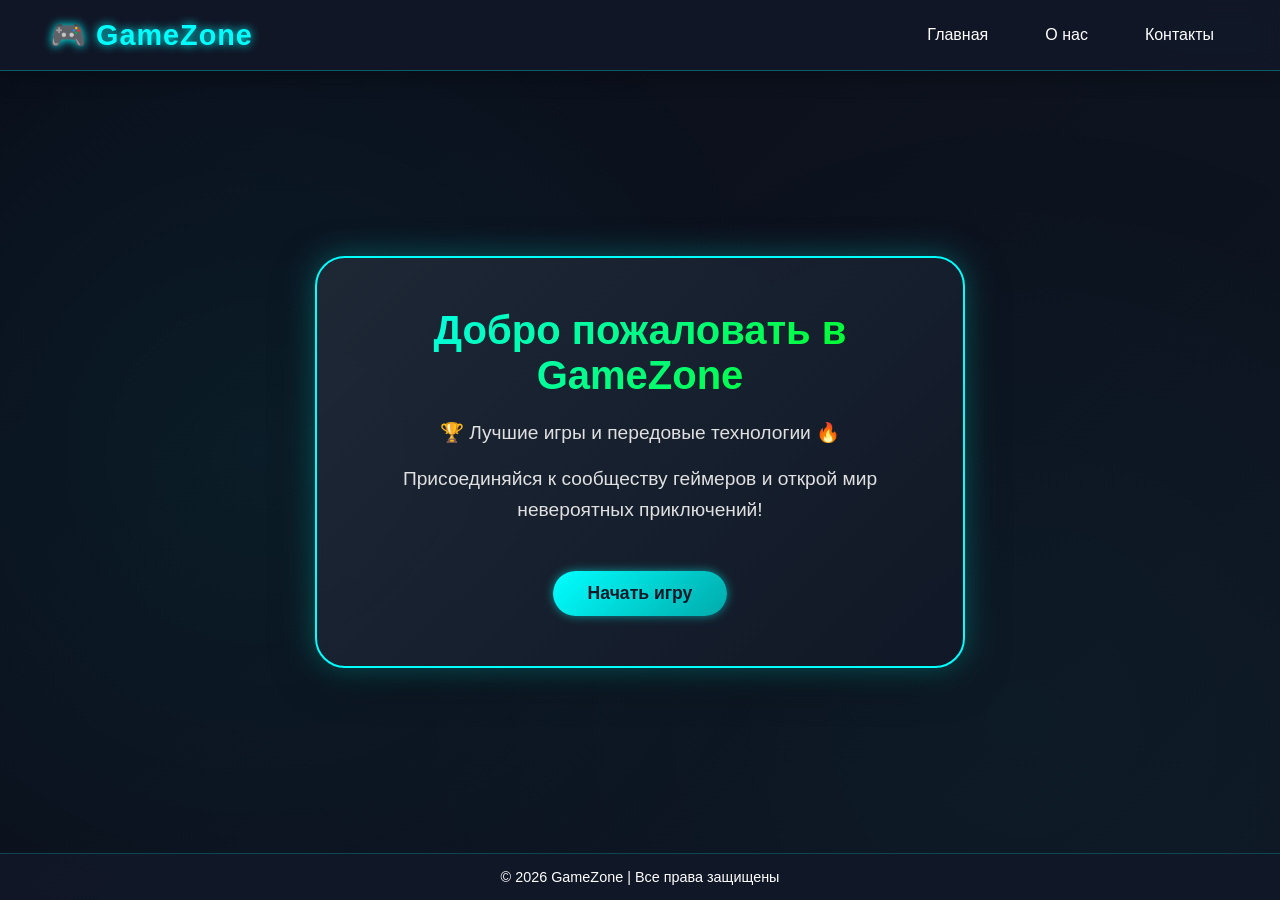
<file: index.html>
<!DOCTYPE html>
<html lang="ru">
<head>
<meta charset="UTF-8">
<meta name="viewport" content="width=device-width, initial-scale=1.0">
<title>GameZone - Главная</title>
<link rel="stylesheet" href="style.css">
</head>

<body>

<nav>
  <h2>🎮 GameZone</h2>
  <div>
    <a href="index.html">Главная</a>
    <a href="about.html">О нас</a>
    <a href="contact.html">Контакты</a>
  </div>
</nav>

<main>
  <div class="card">
    <h1>Добро пожаловать в GameZone</h1>
    <p>🏆 Лучшие игры и передовые технологии 🔥</p>
    <p>Присоединяйся к сообществу геймеров и открой мир невероятных приключений!</p>
    <button class="btn" onclick="alert('Добро пожаловать в GameZone! 🎮')">Начать игру</button>
  </div>
</main>

<footer>
  © 2026 GameZone | Все права защищены
</footer>

</body>
</html>
</file>
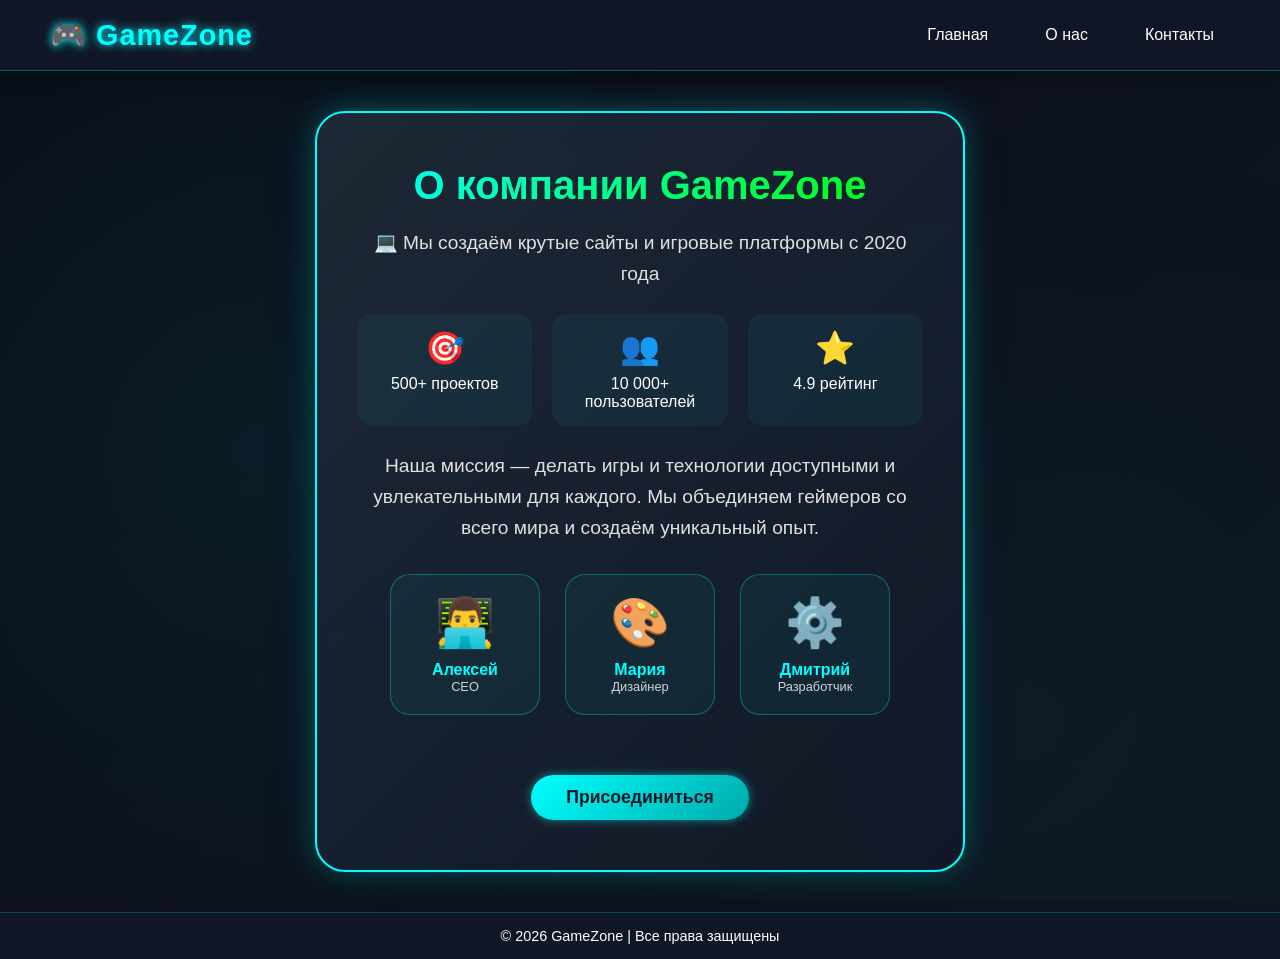
<file: about.html>
<!DOCTYPE html>
<html lang="ru">
<head>
<meta charset="UTF-8">
<meta name="viewport" content="width=device-width, initial-scale=1.0">
<title>GameZone - О нас</title>
<link rel="stylesheet" href="style.css">
</head>

<body>

<nav>
  <h2>🎮 GameZone</h2>
  <div>
    <a href="index.html">Главная</a>
    <a href="about.html">О нас</a>
    <a href="contact.html">Контакты</a>
  </div>
</nav>

<main>
  <div class="card">
    <h1>О компании GameZone</h1>
    <p>💻 Мы создаём крутые сайты и игровые платформы с 2020 года</p>
    
    <div class="features">
      <div class="feature">
        <span class="feature-icon">🎯</span>
        <span>500+ проектов</span>
      </div>
      <div class="feature">
        <span class="feature-icon">👥</span>
        <span>10 000+ пользователей</span>
      </div>
      <div class="feature">
        <span class="feature-icon">⭐</span>
        <span>4.9 рейтинг</span>
      </div>
    </div>
    
    <p>Наша миссия — делать игры и технологии доступными и увлекательными для каждого. Мы объединяем геймеров со всего мира и создаём уникальный опыт.</p>
    
    <div class="team-grid">
      <div class="team-card">
        <div class="team-avatar">👨‍💻</div>
        <div class="team-name">Алексей</div>
        <div class="team-role">CEO</div>
      </div>
      <div class="team-card">
        <div class="team-avatar">🎨</div>
        <div class="team-name">Мария</div>
        <div class="team-role">Дизайнер</div>
      </div>
      <div class="team-card">
        <div class="team-avatar">⚙️</div>
        <div class="team-name">Дмитрий</div>
        <div class="team-role">Разработчик</div>
      </div>
    </div>
    
    <button class="btn" onclick="alert('Спасибо, что вы с нами! 💙')">Присоединиться</button>
  </div>
</main>

<footer>
  © 2026 GameZone | Все права защищены
</footer>

</body>
</html>
</file>
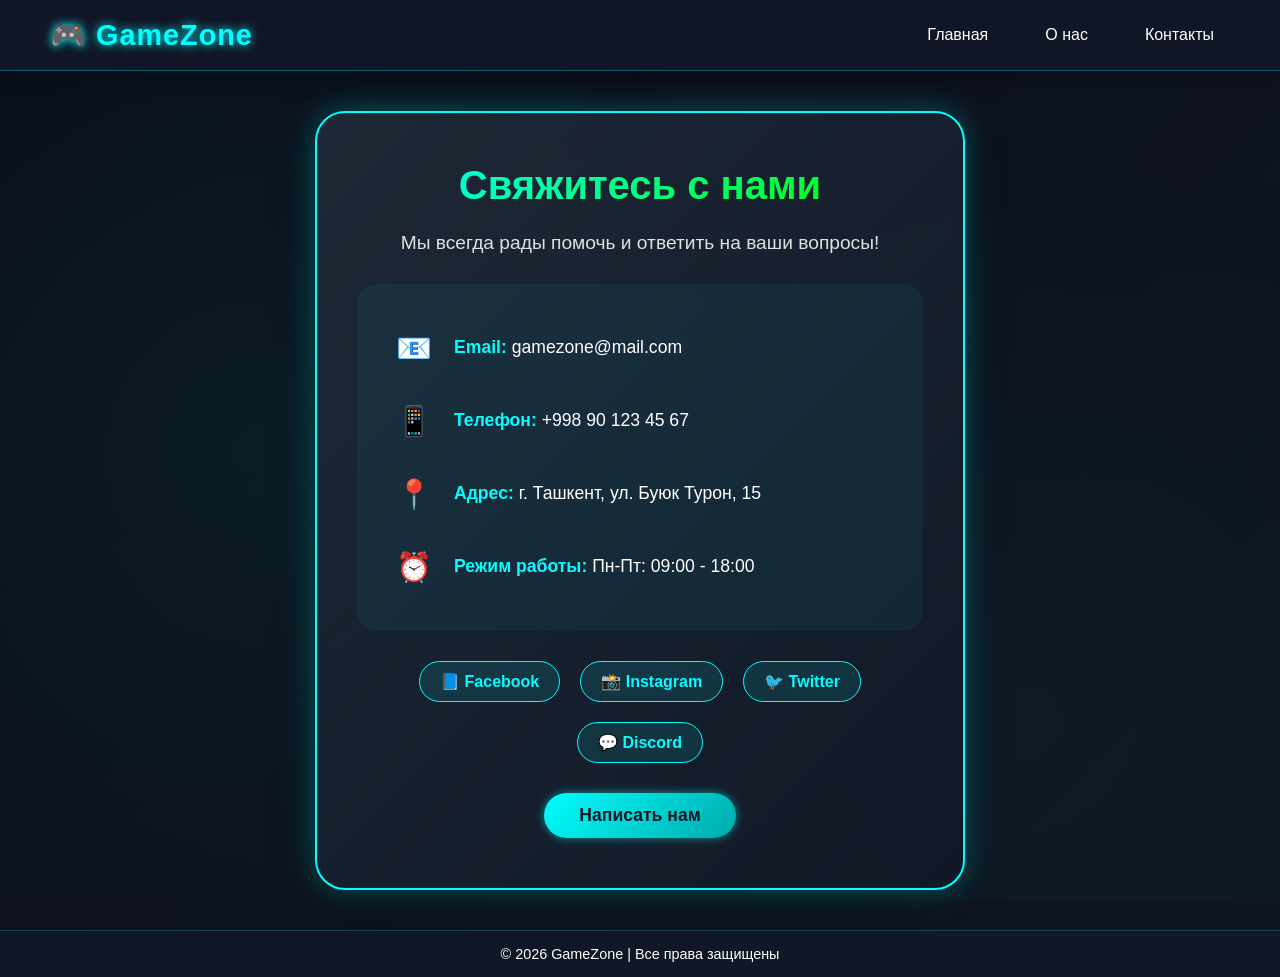
<file: contact.html>
<!DOCTYPE html>
<html lang="ru">
<head>
<meta charset="UTF-8">
<meta name="viewport" content="width=device-width, initial-scale=1.0">
<title>GameZone - Контакты</title>
<link rel="stylesheet" href="style.css">
</head>

<body>

<nav>
  <h2>🎮 GameZone</h2>
  <div>
    <a href="index.html">Главная</a>
    <a href="about.html">О нас</a>
    <a href="contact.html">Контакты</a>
  </div>
</nav>

<main>
  <div class="card">
    <h1>Свяжитесь с нами</h1>
    <p>Мы всегда рады помочь и ответить на ваши вопросы!</p>
    
    <div class="contact-info">
      <div class="contact-item">
        <div class="contact-icon">📧</div>
        <div class="contact-text"><strong>Email:</strong> gamezone@mail.com</div>
      </div>
      <div class="contact-item">
        <div class="contact-icon">📱</div>
        <div class="contact-text"><strong>Телефон:</strong> +998 90 123 45 67</div>
      </div>
      <div class="contact-item">
        <div class="contact-icon">📍</div>
        <div class="contact-text"><strong>Адрес:</strong> г. Ташкент, ул. Буюк Турон, 15</div>
      </div>
      <div class="contact-item">
        <div class="contact-icon">⏰</div>
        <div class="contact-text"><strong>Режим работы:</strong> Пн-Пт: 09:00 - 18:00</div>
      </div>
    </div>
    
    <div class="social-links">
      <a href="#" class="social-btn">📘 Facebook</a>
      <a href="#" class="social-btn">📸 Instagram</a>
      <a href="#" class="social-btn">🐦 Twitter</a>
      <a href="#" class="social-btn">💬 Discord</a>
    </div>
    
    <button class="btn" onclick="alert('Спасибо! Мы свяжемся с вами в ближайшее время.')">Написать нам</button>
  </div>
</main>

<footer>
  © 2026 GameZone | Все права защищены
</footer>

</body>
</html>
</file>
<file: style.css>
* {
  margin: 0;
  padding: 0;
  box-sizing: border-box;
}

body {
  font-family: 'Segoe UI', Arial, sans-serif;
  background: linear-gradient(135deg, #0a0e1a 0%, #0f1622 100%);
  color: white;
  display: flex;
  flex-direction: column;
  min-height: 100vh;
  position: relative;
}

/* Анимированный фоновый эффект */
body::before {
  content: '';
  position: fixed;
  top: 0;
  left: 0;
  width: 100%;
  height: 100%;
  background: 
    radial-gradient(circle at 20% 50%, rgba(0, 255, 255, 0.05) 0%, transparent 50%),
    radial-gradient(circle at 80% 80%, rgba(0, 255, 255, 0.03) 0%, transparent 50%);
  pointer-events: none;
  z-index: 0;
}

/* NAVBAR - улучшенная */
nav {
  display: flex;
  justify-content: space-between;
  align-items: center;
  padding: 18px 50px;
  background: rgba(17, 24, 39, 0.95);
  backdrop-filter: blur(10px);
  border-bottom: 1px solid rgba(0, 255, 255, 0.3);
  position: sticky;
  top: 0;
  z-index: 100;
  box-shadow: 0 5px 20px rgba(0, 0, 0, 0.3);
}

nav h2 {
  color: cyan;
  font-size: 1.8rem;
  text-shadow: 0 0 10px cyan;
  letter-spacing: 1px;
  transition: 0.3s;
}

nav h2:hover {
  text-shadow: 0 0 20px cyan;
  transform: scale(1.02);
}

nav div {
  display: flex;
  gap: 5px;
}

nav a {
  color: white;
  margin-left: 20px;
  text-decoration: none;
  transition: 0.3s;
  padding: 8px 16px;
  border-radius: 25px;
  font-weight: 500;
  position: relative;
}

nav a::after {
  content: '';
  position: absolute;
  bottom: 0;
  left: 50%;
  transform: translateX(-50%);
  width: 0;
  height: 2px;
  background: cyan;
  transition: 0.3s;
}

nav a:hover {
  color: cyan;
}

nav a:hover::after {
  width: 70%;
}

/* MAIN */
main {
  flex: 1;
  display: flex;
  justify-content: center;
  align-items: center;
  padding: 40px 20px;
  position: relative;
  z-index: 1;
}

/* CARD - улучшенная с анимацией */
.card {
  background: linear-gradient(135deg, rgba(31, 41, 55, 0.95), rgba(17, 24, 39, 0.95));
  border: 2px solid cyan;
  padding: 50px 40px;
  border-radius: 30px;
  text-align: center;
  box-shadow: 0 0 30px rgba(0, 255, 255, 0.3), 0 10px 40px rgba(0, 0, 0, 0.5);
  max-width: 650px;
  width: 90%;
  backdrop-filter: blur(5px);
  transition: 0.4s;
  animation: fadeInUp 0.6s ease-out;
}

.card:hover {
  transform: translateY(-5px);
  box-shadow: 0 0 45px rgba(0, 255, 255, 0.5);
  border-color: lime;
}

@keyframes fadeInUp {
  from {
    opacity: 0;
    transform: translateY(30px);
  }
  to {
    opacity: 1;
    transform: translateY(0);
  }
}

.card h1 {
  font-size: 2.5rem;
  margin-bottom: 20px;
  background: linear-gradient(135deg, cyan, lime);
  -webkit-background-clip: text;
  background-clip: text;
  color: transparent;
  text-shadow: none;
}

.card p {
  font-size: 1.2rem;
  line-height: 1.6;
  margin: 15px 0;
  color: #e0e0e0;
}

/* Стили для контактов */
.contact-info {
  margin: 25px 0;
  text-align: left;
  background: rgba(0, 255, 255, 0.05);
  border-radius: 20px;
  padding: 20px;
}

.contact-item {
  display: flex;
  align-items: center;
  gap: 15px;
  margin: 15px 0;
  padding: 12px;
  border-radius: 15px;
  transition: 0.3s;
}

.contact-item:hover {
  background: rgba(0, 255, 255, 0.1);
  transform: translateX(10px);
}

.contact-icon {
  font-size: 1.8rem;
  min-width: 50px;
  text-align: center;
}

.contact-text {
  font-size: 1.1rem;
}

.contact-text strong {
  color: cyan;
}

/* Социальные сети */
.social-links {
  display: flex;
  justify-content: center;
  gap: 20px;
  margin-top: 30px;
  flex-wrap: wrap;
}

.social-btn {
  display: inline-block;
  padding: 10px 20px;
  background: rgba(0, 255, 255, 0.1);
  border: 1px solid cyan;
  border-radius: 25px;
  color: cyan;
  text-decoration: none;
  transition: 0.3s;
  font-weight: bold;
}

.social-btn:hover {
  background: cyan;
  color: #111827;
  transform: scale(1.05);
  box-shadow: 0 0 15px cyan;
}

/* BUTTON */
.btn {
  margin-top: 30px;
  padding: 12px 35px;
  border: none;
  border-radius: 40px;
  background: linear-gradient(135deg, cyan, #00aaaa);
  color: #111827;
  font-size: 1.1rem;
  font-weight: bold;
  cursor: pointer;
  transition: 0.3s;
  box-shadow: 0 0 10px rgba(0, 255, 255, 0.5);
}

.btn:hover {
  background: linear-gradient(135deg, lime, #00cc00);
  transform: scale(1.08);
  box-shadow: 0 0 20px lime;
}

/* Карточки для команды (о нас) */
.team-grid {
  display: flex;
  justify-content: center;
  gap: 25px;
  margin: 30px 0;
  flex-wrap: wrap;
}

.team-card {
  background: rgba(0, 255, 255, 0.05);
  border-radius: 20px;
  padding: 20px;
  width: 150px;
  text-align: center;
  transition: 0.3s;
  border: 1px solid rgba(0, 255, 255, 0.3);
}

.team-card:hover {
  transform: translateY(-8px);
  border-color: cyan;
  background: rgba(0, 255, 255, 0.1);
}

.team-avatar {
  font-size: 3rem;
  margin-bottom: 10px;
}

.team-name {
  font-weight: bold;
  color: cyan;
}

.team-role {
  font-size: 0.8rem;
  opacity: 0.8;
}

/* Особенности (о нас) */
.features {
  display: flex;
  gap: 20px;
  justify-content: center;
  margin: 25px 0;
  flex-wrap: wrap;
}

.feature {
  background: rgba(0, 255, 255, 0.05);
  padding: 15px;
  border-radius: 15px;
  flex: 1;
  min-width: 120px;
  transition: 0.3s;
}

.feature:hover {
  background: rgba(0, 255, 255, 0.12);
  transform: scale(1.02);
}

.feature-icon {
  font-size: 2rem;
  display: block;
  margin-bottom: 8px;
}

/* FOOTER */
footer {
  text-align: center;
  padding: 15px;
  background: rgba(17, 24, 39, 0.95);
  border-top: 1px solid rgba(0, 255, 255, 0.2);
  font-size: 0.9rem;
  position: relative;
  z-index: 1;
}

/* Адаптивность */
@media (max-width: 768px) {
  nav {
    flex-direction: column;
    gap: 12px;
    padding: 12px 20px;
  }
  
  nav div {
    flex-wrap: wrap;
    justify-content: center;
  }
  
  nav a {
    margin: 0 8px;
  }
  
  .card {
    padding: 30px 20px;
  }
  
  .card h1 {
    font-size: 1.8rem;
  }
  
  .team-grid {
    gap: 15px;
  }
  
  .team-card {
    width: 120px;
  }
}
</file>
